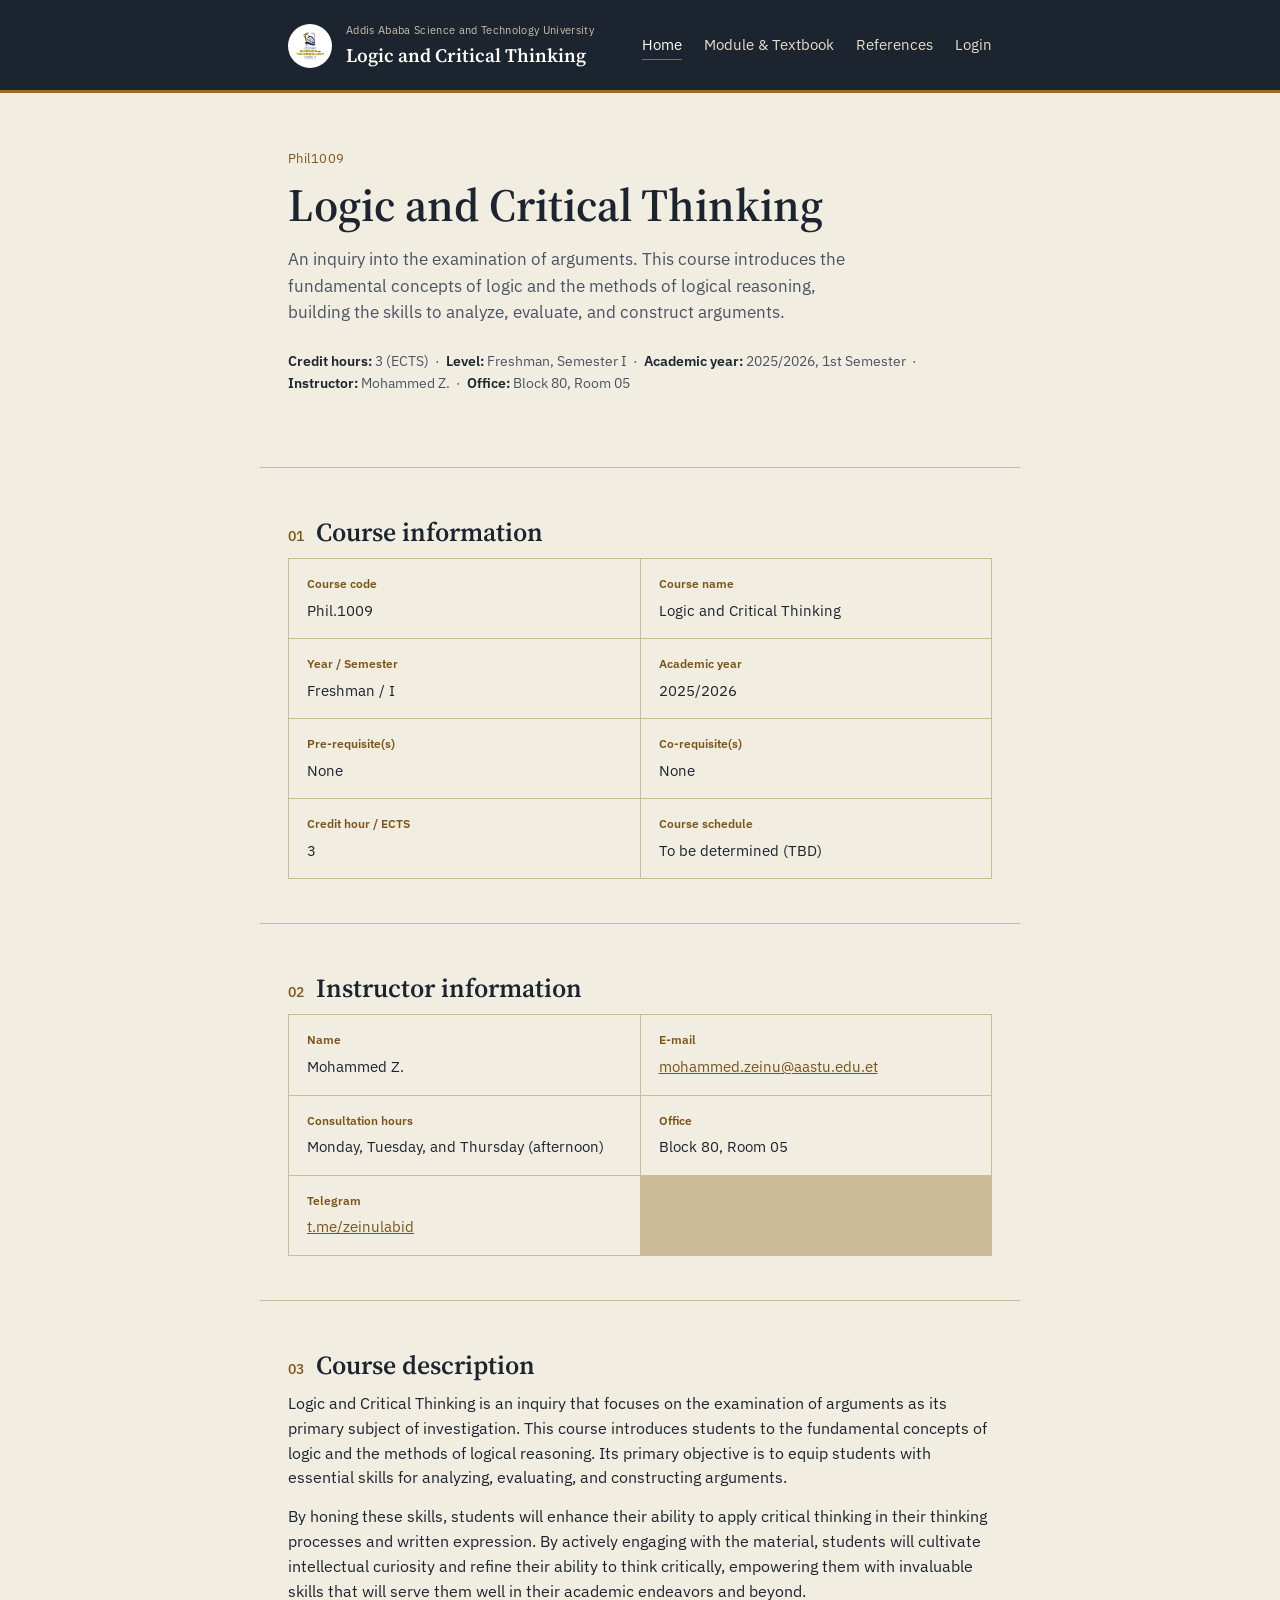
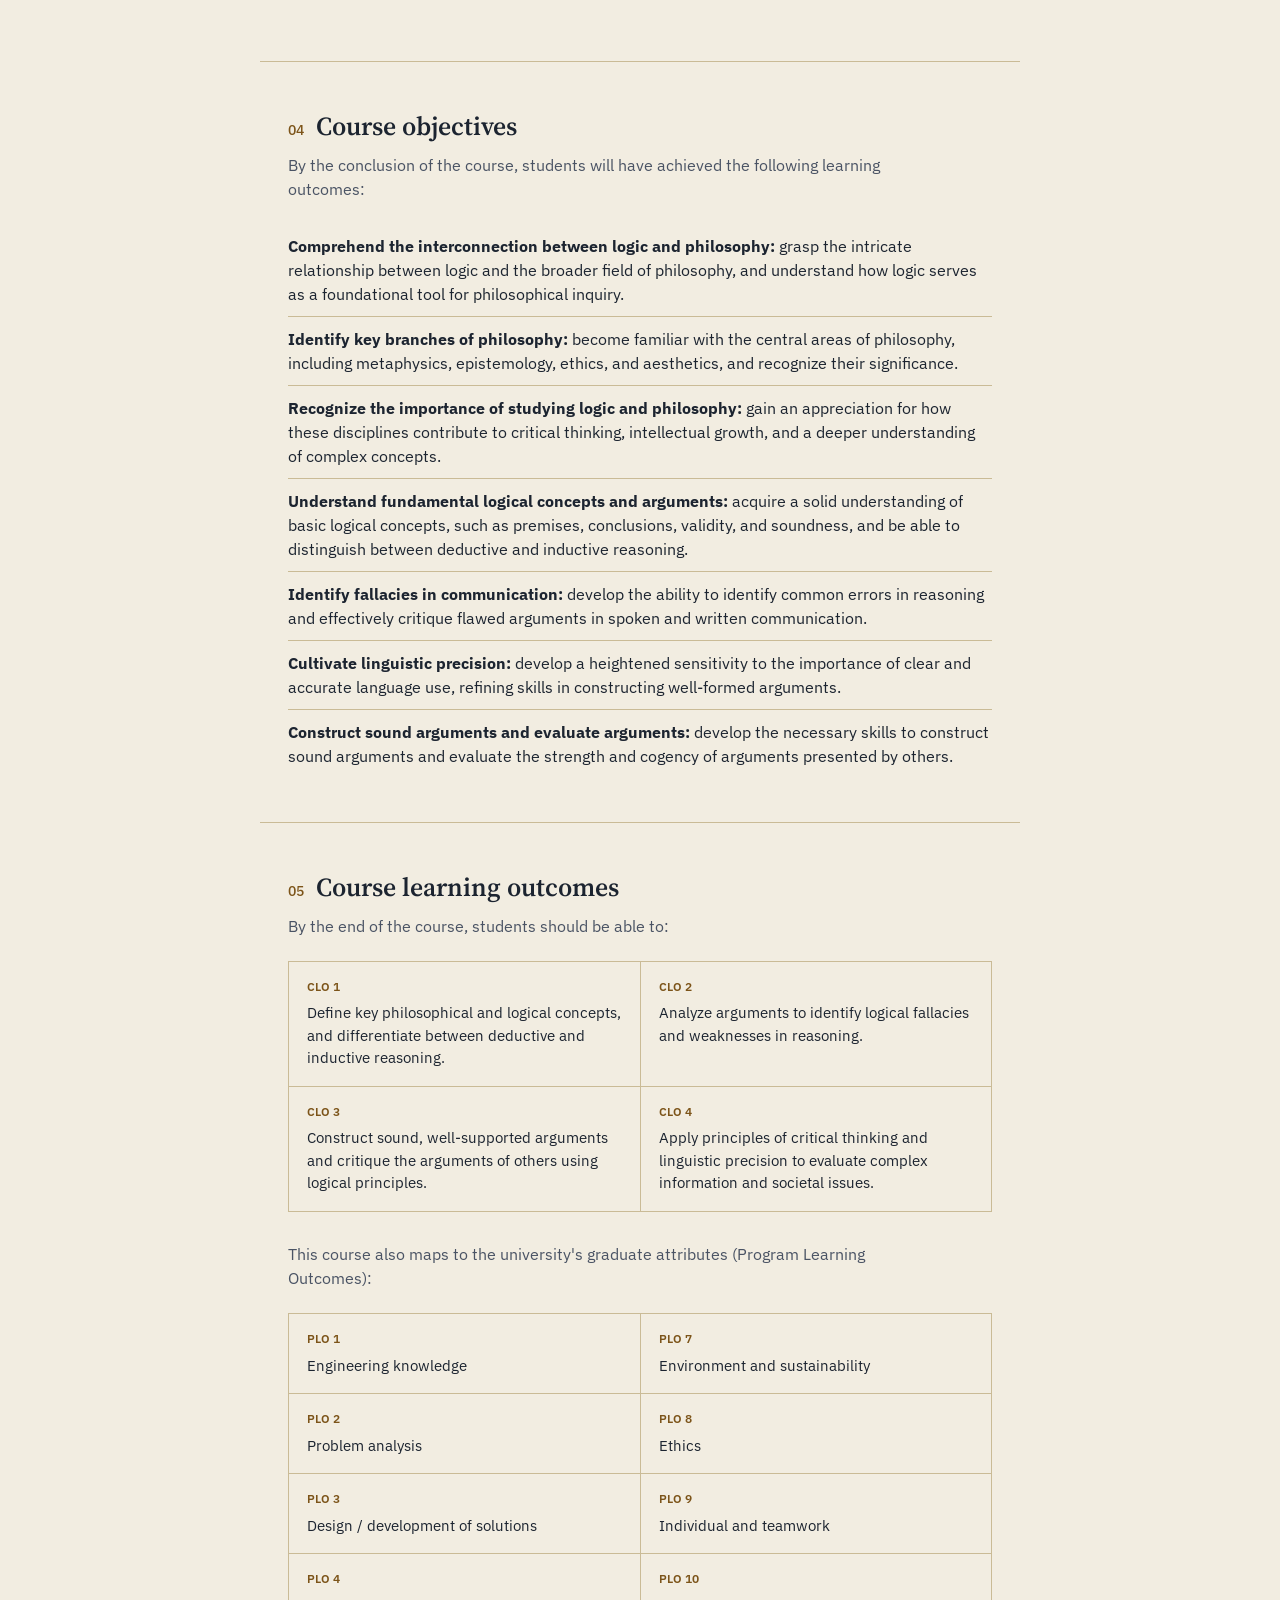
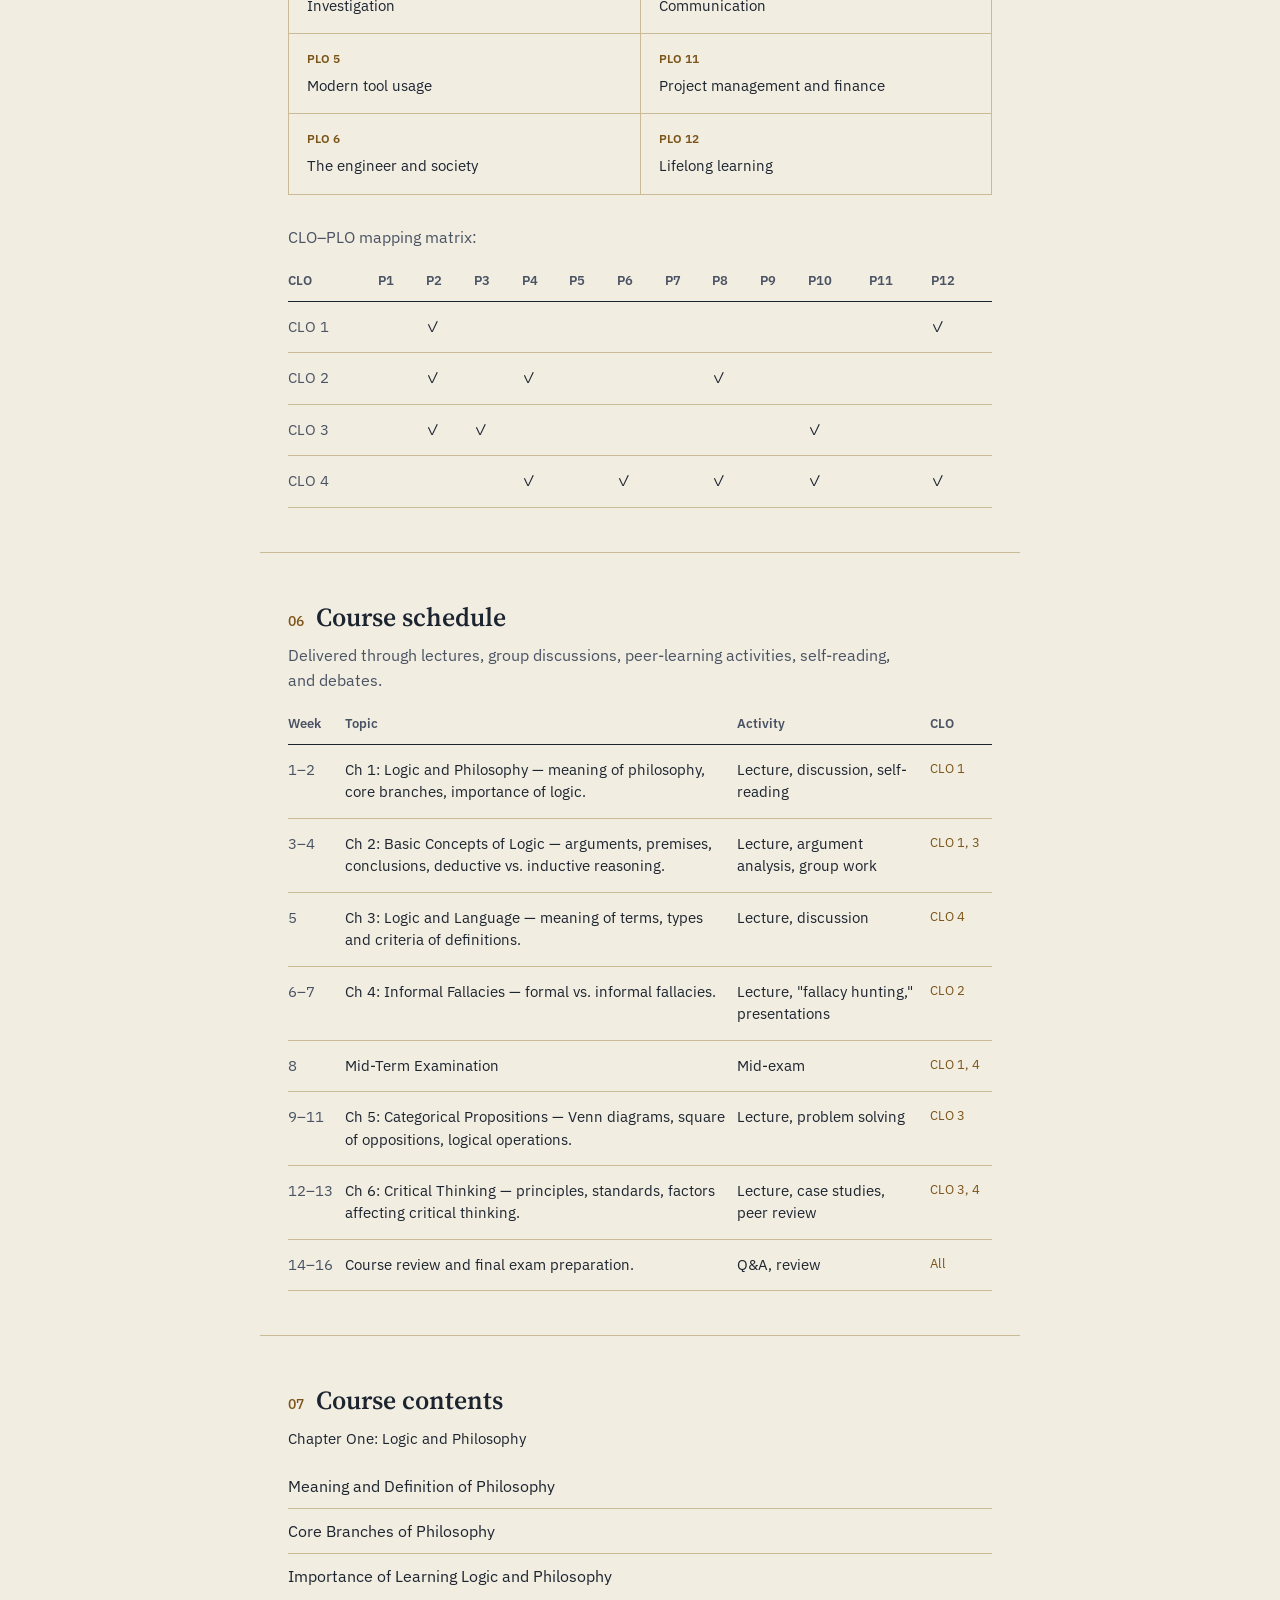
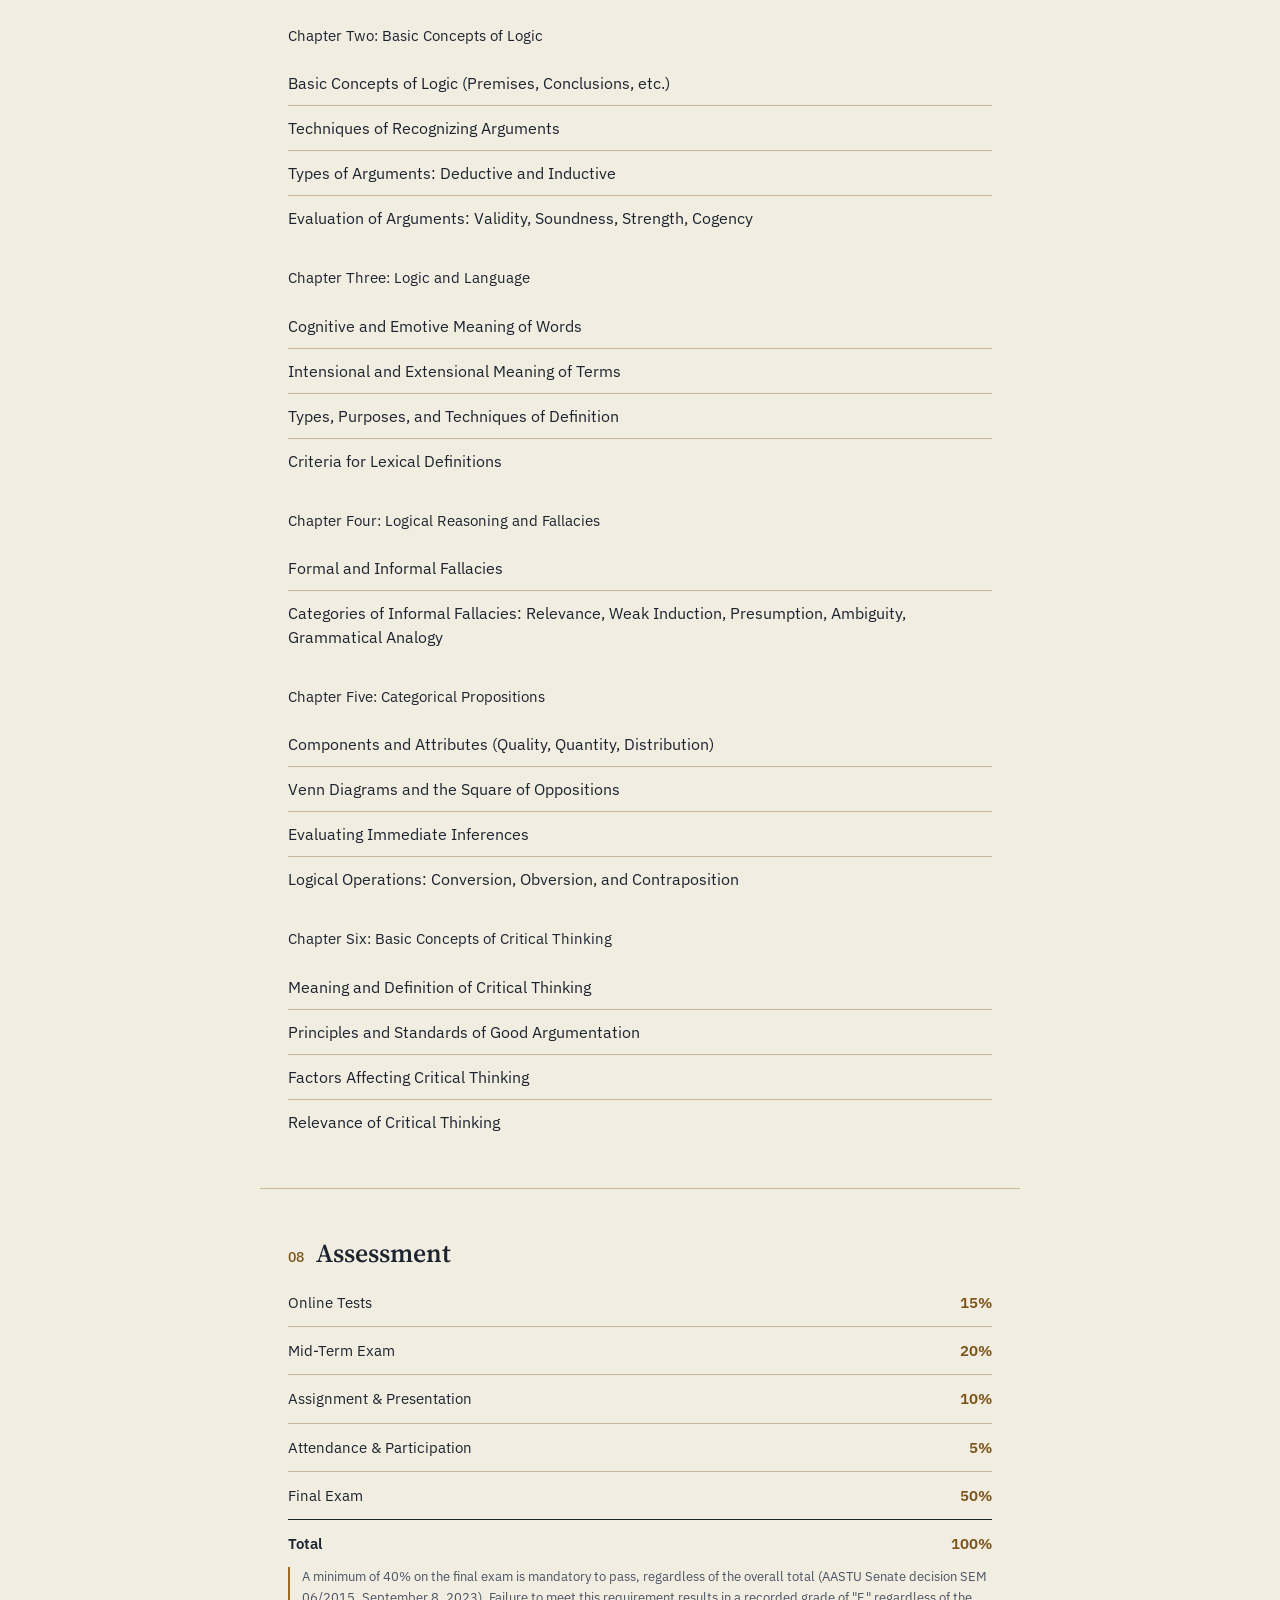
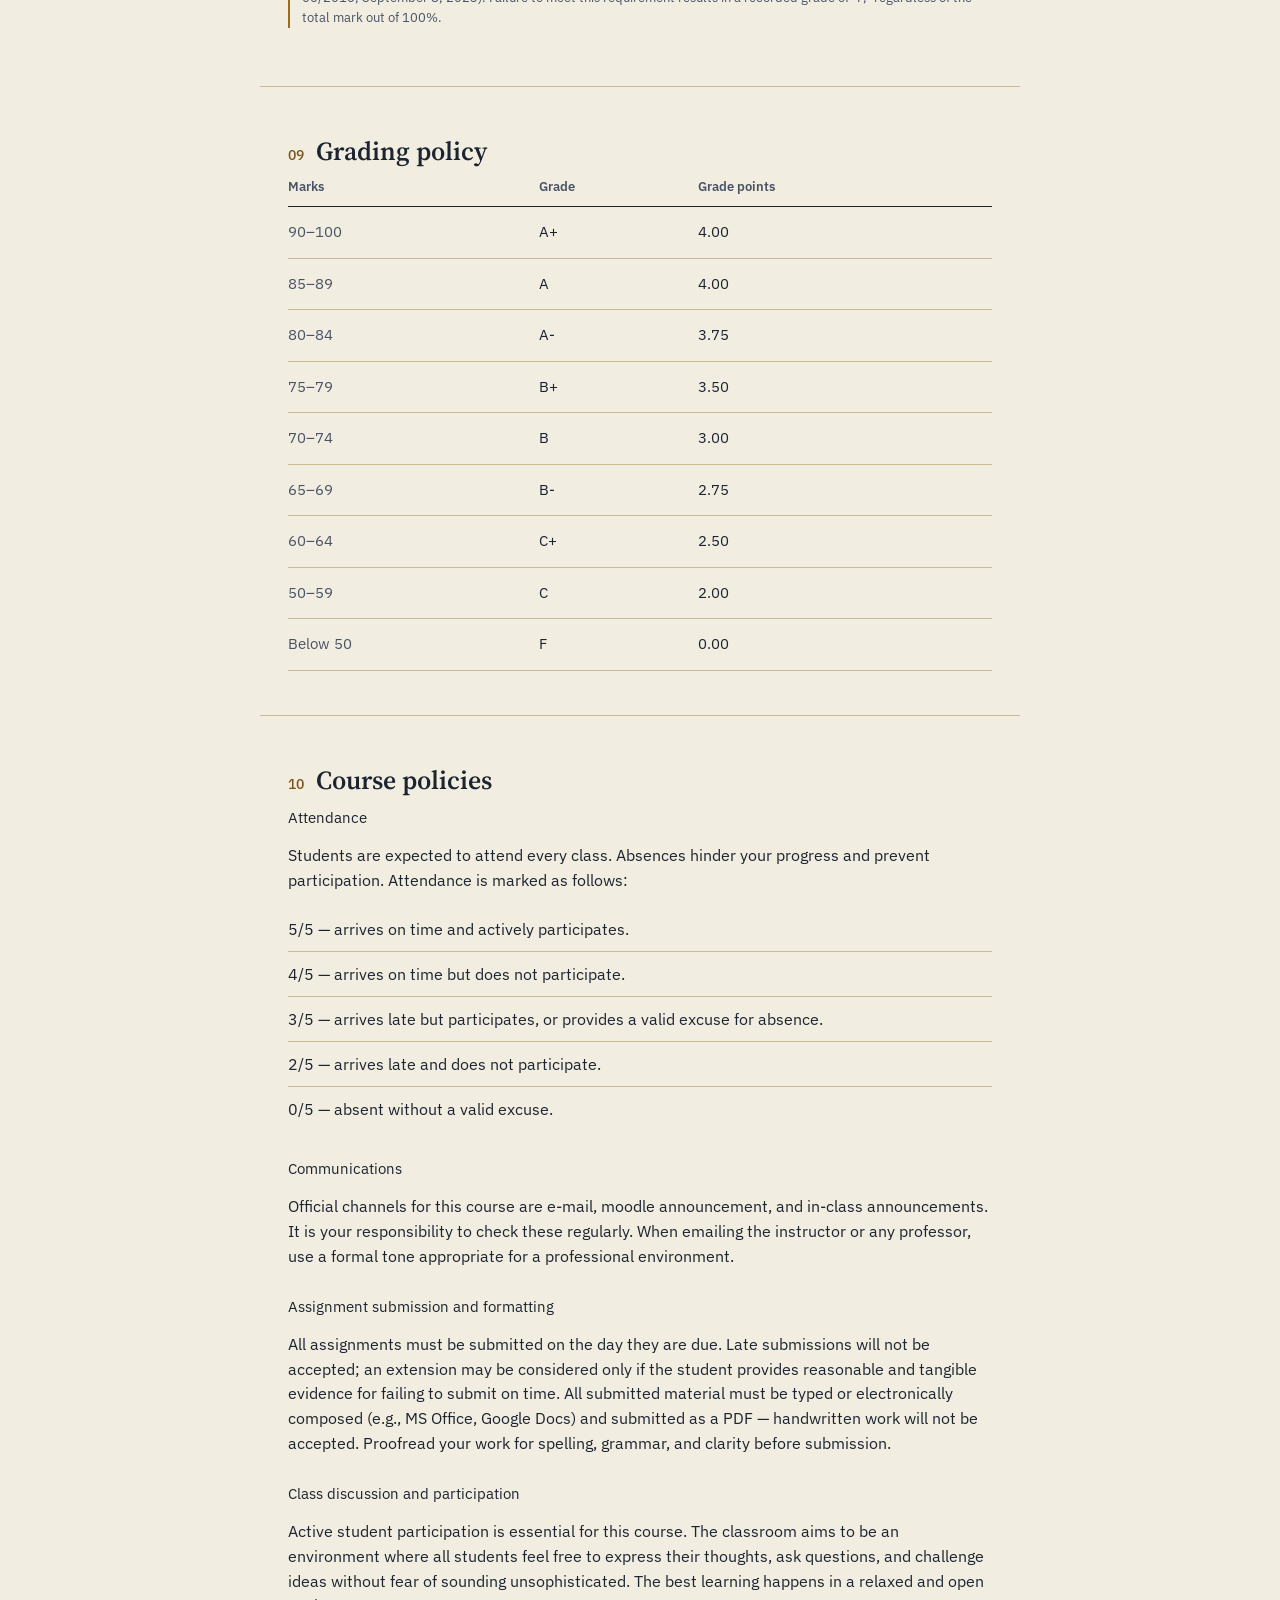
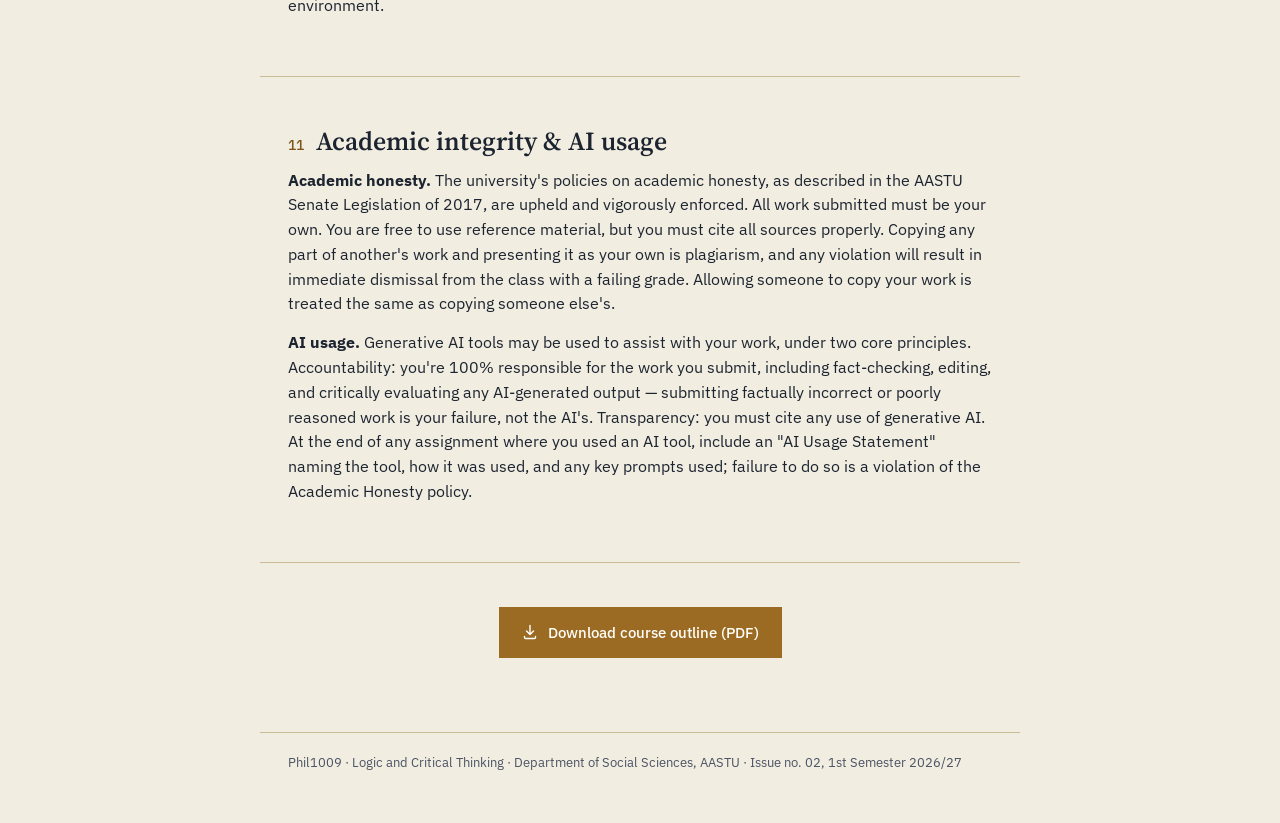
<file: index.html>
<!DOCTYPE html>
<html lang="en">
<head>
<meta charset="UTF-8">
<meta name="viewport" content="width=device-width, initial-scale=1.0">
<title>Phil1009 — Logic and Critical Thinking</title>
<link rel="stylesheet" href="style.css">
</head>
<body>

<header class="site">
  <div class="header-inner">
    <div class="brand">
      <img class="seal" src="logo.jpg" alt="Addis Ababa Science and Technology University logo">
      <div class="brand-text">
        <p class="university">Addis Ababa Science and Technology University</p>
        <p class="course">Logic and Critical Thinking</p>
      </div>
    </div>
    <nav class="site">
      <a href="/" class="current">Home</a>
      <a href="module">Module &amp; Textbook</a>
      <a href="references">References</a>
      <a href="account">Login</a>
    </nav>
  </div>
</header>

<main>
  <section class="hero wrap">
    <p class="code">Phil1009</p>
    <h1>Logic and Critical Thinking</h1>
    <p class="lede">An inquiry into the examination of arguments. This course introduces the fundamental concepts of logic and the methods of logical reasoning, building the skills to analyze, evaluate, and construct arguments.</p>
    <p class="meta-line">
      <strong>Credit hours:</strong> 3 (ECTS) &nbsp;·&nbsp;
      <strong>Level:</strong> Freshman, Semester I &nbsp;·&nbsp;
      <strong>Academic year:</strong> 2025/2026, 1st Semester &nbsp;·&nbsp;
      <strong>Instructor:</strong> Mohammed Z. &nbsp;·&nbsp;
      <strong>Office:</strong> Block 80, Room 05
    </p>
  </section>

  <section class="block wrap">
    <h2><span class="num">01</span> Course information</h2>
    <div class="clo-grid">
      <div class="cell">
        <p class="tag">Course code</p>
        <p>Phil.1009</p>
      </div>
      <div class="cell">
        <p class="tag">Course name</p>
        <p>Logic and Critical Thinking</p>
      </div>
      <div class="cell">
        <p class="tag">Year / Semester</p>
        <p>Freshman / I</p>
      </div>
      <div class="cell">
        <p class="tag">Academic year</p>
        <p>2025/2026</p>
      </div>
      <div class="cell">
        <p class="tag">Pre-requisite(s)</p>
        <p>None</p>
      </div>
      <div class="cell">
        <p class="tag">Co-requisite(s)</p>
        <p>None</p>
      </div>
      <div class="cell">
        <p class="tag">Credit hour / ECTS</p>
        <p>3</p>
      </div>
      <div class="cell">
        <p class="tag">Course schedule</p>
        <p>To be determined (TBD)</p>
      </div>
    </div>
  </section>

  <section class="block wrap">
    <h2><span class="num">02</span> Instructor information</h2>
    <div class="clo-grid">
      <div class="cell">
        <p class="tag">Name</p>
        <p>Mohammed Z.</p>
      </div>
      <div class="cell">
        <p class="tag">E-mail</p>
        <p><a href="mailto:mohammed.zeinu@aastu.edu.et">mohammed.zeinu@aastu.edu.et</a></p>
      </div>
      <div class="cell">
        <p class="tag">Consultation hours</p>
        <p>Monday, Tuesday, and Thursday (afternoon)</p>
      </div>
      <div class="cell">
        <p class="tag">Office</p>
        <p>Block 80, Room 05</p>
      </div>
      <div class="cell">
        <p class="tag">Telegram</p>
        <p><a href="https://t.me/zeinulabid" target="_blank" rel="noopener">t.me/zeinulabid</a></p>
      </div>
    </div>
  </section>

  <section class="block wrap">
    <h2><span class="num">03</span> Course description</h2>
    <p>Logic and Critical Thinking is an inquiry that focuses on the examination of arguments as its primary subject of investigation. This course introduces students to the fundamental concepts of logic and the methods of logical reasoning. Its primary objective is to equip students with essential skills for analyzing, evaluating, and constructing arguments.</p>
    <p>By honing these skills, students will enhance their ability to apply critical thinking in their thinking processes and written expression. By actively engaging with the material, students will cultivate intellectual curiosity and refine their ability to think critically, empowering them with invaluable skills that will serve them well in their academic endeavors and beyond.</p>
  </section>

  <section class="block wrap">
    <h2><span class="num">04</span> Course objectives</h2>
    <p class="intro">By the conclusion of the course, students will have achieved the following learning outcomes:</p>
    <ul class="plain">
      <li><strong>Comprehend the interconnection between logic and philosophy:</strong> grasp the intricate relationship between logic and the broader field of philosophy, and understand how logic serves as a foundational tool for philosophical inquiry.</li>
      <li><strong>Identify key branches of philosophy:</strong> become familiar with the central areas of philosophy, including metaphysics, epistemology, ethics, and aesthetics, and recognize their significance.</li>
      <li><strong>Recognize the importance of studying logic and philosophy:</strong> gain an appreciation for how these disciplines contribute to critical thinking, intellectual growth, and a deeper understanding of complex concepts.</li>
      <li><strong>Understand fundamental logical concepts and arguments:</strong> acquire a solid understanding of basic logical concepts, such as premises, conclusions, validity, and soundness, and be able to distinguish between deductive and inductive reasoning.</li>
      <li><strong>Identify fallacies in communication:</strong> develop the ability to identify common errors in reasoning and effectively critique flawed arguments in spoken and written communication.</li>
      <li><strong>Cultivate linguistic precision:</strong> develop a heightened sensitivity to the importance of clear and accurate language use, refining skills in constructing well-formed arguments.</li>
      <li><strong>Construct sound arguments and evaluate arguments:</strong> develop the necessary skills to construct sound arguments and evaluate the strength and cogency of arguments presented by others.</li>
    </ul>
  </section>

  <section class="block wrap">
    <h2><span class="num">05</span> Course learning outcomes</h2>
    <p class="intro">By the end of the course, students should be able to:</p>
    <div class="clo-grid">
      <div class="cell">
        <p class="tag">CLO 1</p>
        <p>Define key philosophical and logical concepts, and differentiate between deductive and inductive reasoning.</p>
      </div>
      <div class="cell">
        <p class="tag">CLO 2</p>
        <p>Analyze arguments to identify logical fallacies and weaknesses in reasoning.</p>
      </div>
      <div class="cell">
        <p class="tag">CLO 3</p>
        <p>Construct sound, well-supported arguments and critique the arguments of others using logical principles.</p>
      </div>
      <div class="cell">
        <p class="tag">CLO 4</p>
        <p>Apply principles of critical thinking and linguistic precision to evaluate complex information and societal issues.</p>
      </div>
    </div>

    <p class="intro" style="margin-top: 30px;">This course also maps to the university's graduate attributes (Program Learning Outcomes):</p>
    <div class="clo-grid plo-grid">
      <div class="cell">
        <p class="tag">PLO 1</p>
        <p>Engineering knowledge</p>
      </div>
      <div class="cell">
        <p class="tag">PLO 2</p>
        <p>Problem analysis</p>
      </div>
      <div class="cell">
        <p class="tag">PLO 3</p>
        <p>Design / development of solutions</p>
      </div>
      <div class="cell">
        <p class="tag">PLO 4</p>
        <p>Investigation</p>
      </div>
      <div class="cell">
        <p class="tag">PLO 5</p>
        <p>Modern tool usage</p>
      </div>
      <div class="cell">
        <p class="tag">PLO 6</p>
        <p>The engineer and society</p>
      </div>
      <div class="cell">
        <p class="tag">PLO 7</p>
        <p>Environment and sustainability</p>
      </div>
      <div class="cell">
        <p class="tag">PLO 8</p>
        <p>Ethics</p>
      </div>
      <div class="cell">
        <p class="tag">PLO 9</p>
        <p>Individual and teamwork</p>
      </div>
      <div class="cell">
        <p class="tag">PLO 10</p>
        <p>Communication</p>
      </div>
      <div class="cell">
        <p class="tag">PLO 11</p>
        <p>Project management and finance</p>
      </div>
      <div class="cell">
        <p class="tag">PLO 12</p>
        <p>Lifelong learning</p>
      </div>
    </div>

    <p class="intro" style="margin-top: 30px;">CLO–PLO mapping matrix:</p>
    <div class="sched-scroll">
      <table class="sched">
        <thead>
          <tr><th>CLO</th><th>P1</th><th>P2</th><th>P3</th><th>P4</th><th>P5</th><th>P6</th><th>P7</th><th>P8</th><th>P9</th><th>P10</th><th>P11</th><th>P12</th></tr>
        </thead>
        <tbody>
          <tr><td class="wk">CLO 1</td><td></td><td>✓</td><td></td><td></td><td></td><td></td><td></td><td></td><td></td><td></td><td></td><td>✓</td></tr>
          <tr><td class="wk">CLO 2</td><td></td><td>✓</td><td></td><td>✓</td><td></td><td></td><td></td><td>✓</td><td></td><td></td><td></td><td></td></tr>
          <tr><td class="wk">CLO 3</td><td></td><td>✓</td><td>✓</td><td></td><td></td><td></td><td></td><td></td><td></td><td>✓</td><td></td><td></td></tr>
          <tr><td class="wk">CLO 4</td><td></td><td></td><td></td><td>✓</td><td></td><td>✓</td><td></td><td>✓</td><td></td><td>✓</td><td></td><td>✓</td></tr>
        </tbody>
      </table>
    </div>
  </section>

  <section class="block wrap">
    <h2><span class="num">06</span> Course schedule</h2>
    <p class="intro">Delivered through lectures, group discussions, peer-learning activities, self-reading, and debates.</p>
    <div class="sched-scroll">
      <table class="sched weekly">
        <thead>
          <tr><th>Week</th><th>Topic</th><th>Activity</th><th>CLO</th></tr>
        </thead>
        <tbody>
          <tr><td class="wk">1–2</td><td>Ch 1: Logic and Philosophy — meaning of philosophy, core branches, importance of logic.</td><td>Lecture, discussion, self-reading</td><td class="clo">CLO 1</td></tr>
          <tr><td class="wk">3–4</td><td>Ch 2: Basic Concepts of Logic — arguments, premises, conclusions, deductive vs. inductive reasoning.</td><td>Lecture, argument analysis, group work</td><td class="clo">CLO 1, 3</td></tr>
          <tr><td class="wk">5</td><td>Ch 3: Logic and Language — meaning of terms, types and criteria of definitions.</td><td>Lecture, discussion</td><td class="clo">CLO 4</td></tr>
          <tr><td class="wk">6–7</td><td>Ch 4: Informal Fallacies — formal vs. informal fallacies.</td><td>Lecture, "fallacy hunting," presentations</td><td class="clo">CLO 2</td></tr>
          <tr><td class="wk">8</td><td>Mid-Term Examination</td><td>Mid-exam</td><td class="clo">CLO 1, 4</td></tr>
          <tr><td class="wk">9–11</td><td>Ch 5: Categorical Propositions — Venn diagrams, square of oppositions, logical operations.</td><td>Lecture, problem solving</td><td class="clo">CLO 3</td></tr>
          <tr><td class="wk">12–13</td><td>Ch 6: Critical Thinking — principles, standards, factors affecting critical thinking.</td><td>Lecture, case studies, peer review</td><td class="clo">CLO 3, 4</td></tr>
          <tr><td class="wk">14–16</td><td>Course review and final exam preparation.</td><td>Q&amp;A, review</td><td class="clo">All</td></tr>
        </tbody>
      </table>
    </div>
  </section>

  <section class="block wrap">
    <h2><span class="num">07</span> Course contents</h2>

    <div style="margin-bottom: 26px;">
      <p class="tag" style="font-size: 15px;">Chapter One: Logic and Philosophy</p>
      <ul class="plain">
        <li>Meaning and Definition of Philosophy</li>
        <li>Core Branches of Philosophy</li>
        <li>Importance of Learning Logic and Philosophy</li>
      </ul>
    </div>

    <div style="margin-bottom: 26px;">
      <p class="tag" style="font-size: 15px;">Chapter Two: Basic Concepts of Logic</p>
      <ul class="plain">
        <li>Basic Concepts of Logic (Premises, Conclusions, etc.)</li>
        <li>Techniques of Recognizing Arguments</li>
        <li>Types of Arguments: Deductive and Inductive</li>
        <li>Evaluation of Arguments: Validity, Soundness, Strength, Cogency</li>
      </ul>
    </div>

    <div style="margin-bottom: 26px;">
      <p class="tag" style="font-size: 15px;">Chapter Three: Logic and Language</p>
      <ul class="plain">
        <li>Cognitive and Emotive Meaning of Words</li>
        <li>Intensional and Extensional Meaning of Terms</li>
        <li>Types, Purposes, and Techniques of Definition</li>
        <li>Criteria for Lexical Definitions</li>
      </ul>
    </div>

    <div style="margin-bottom: 26px;">
      <p class="tag" style="font-size: 15px;">Chapter Four: Logical Reasoning and Fallacies</p>
      <ul class="plain">
        <li>Formal and Informal Fallacies</li>
        <li>Categories of Informal Fallacies: Relevance, Weak Induction, Presumption, Ambiguity, Grammatical Analogy</li>
      </ul>
    </div>

    <div style="margin-bottom: 26px;">
      <p class="tag" style="font-size: 15px;">Chapter Five: Categorical Propositions</p>
      <ul class="plain">
        <li>Components and Attributes (Quality, Quantity, Distribution)</li>
        <li>Venn Diagrams and the Square of Oppositions</li>
        <li>Evaluating Immediate Inferences</li>
        <li>Logical Operations: Conversion, Obversion, and Contraposition</li>
      </ul>
    </div>

    <div>
      <p class="tag" style="font-size: 15px;">Chapter Six: Basic Concepts of Critical Thinking</p>
      <ul class="plain">
        <li>Meaning and Definition of Critical Thinking</li>
        <li>Principles and Standards of Good Argumentation</li>
        <li>Factors Affecting Critical Thinking</li>
        <li>Relevance of Critical Thinking</li>
      </ul>
    </div>
  </section>

  <section class="block wrap">
    <h2><span class="num">08</span> Assessment</h2>
    <ul class="assess-list">
      <li class="assess-row"><span>Online Tests</span><span class="weight">15%</span></li>
      <li class="assess-row"><span>Mid-Term Exam</span><span class="weight">20%</span></li>
      <li class="assess-row"><span>Assignment &amp; Presentation</span><span class="weight">10%</span></li>
      <li class="assess-row"><span>Attendance &amp; Participation</span><span class="weight">5%</span></li>
      <li class="assess-row"><span>Final Exam</span><span class="weight">50%</span></li>
      <li class="assess-row" style="font-weight: 600; border-top: 1px solid var(--ink);"><span>Total</span><span class="weight">100%</span></li>
    </ul>
    <p class="note">A minimum of 40% on the final exam is mandatory to pass, regardless of the overall total (AASTU Senate decision SEM 06/2015, September 8, 2023). Failure to meet this requirement results in a recorded grade of "F," regardless of the total mark out of 100%.</p>
  </section>

  <section class="block wrap">
    <h2><span class="num">09</span> Grading policy</h2>
    <table class="sched">
      <thead>
        <tr><th>Marks</th><th>Grade</th><th>Grade points</th></tr>
      </thead>
      <tbody>
        <tr><td class="wk">90–100</td><td>A+</td><td>4.00</td></tr>
        <tr><td class="wk">85–89</td><td>A</td><td>4.00</td></tr>
        <tr><td class="wk">80–84</td><td>A-</td><td>3.75</td></tr>
        <tr><td class="wk">75–79</td><td>B+</td><td>3.50</td></tr>
        <tr><td class="wk">70–74</td><td>B</td><td>3.00</td></tr>
        <tr><td class="wk">65–69</td><td>B-</td><td>2.75</td></tr>
        <tr><td class="wk">60–64</td><td>C+</td><td>2.50</td></tr>
        <tr><td class="wk">50–59</td><td>C</td><td>2.00</td></tr>
        <tr><td class="wk">Below 50</td><td>F</td><td>0.00</td></tr>
      </tbody>
    </table>
  </section>

  <section class="block wrap">
    <h2><span class="num">10</span> Course policies</h2>

    <div style="margin-bottom: 26px;">
      <p class="tag" style="font-size: 15px;">Attendance</p>
      <p>Students are expected to attend every class. Absences hinder your progress and prevent participation. Attendance is marked as follows:</p>
      <ul class="plain">
        <li>5/5 — arrives on time and actively participates.</li>
        <li>4/5 — arrives on time but does not participate.</li>
        <li>3/5 — arrives late but participates, or provides a valid excuse for absence.</li>
        <li>2/5 — arrives late and does not participate.</li>
        <li>0/5 — absent without a valid excuse.</li>
      </ul>
    </div>

    <div style="margin-bottom: 26px;">
      <p class="tag" style="font-size: 15px;">Communications</p>
      <p>Official channels for this course are e-mail, moodle announcement, and in-class announcements. It is your responsibility to check these regularly. When emailing the instructor or any professor, use a formal tone appropriate for a professional environment.</p>
    </div>

    <div style="margin-bottom: 26px;">
      <p class="tag" style="font-size: 15px;">Assignment submission and formatting</p>
      <p>All assignments must be submitted on the day they are due. Late submissions will not be accepted; an extension may be considered only if the student provides reasonable and tangible evidence for failing to submit on time. All submitted material must be typed or electronically composed (e.g., MS Office, Google Docs) and submitted as a PDF — handwritten work will not be accepted. Proofread your work for spelling, grammar, and clarity before submission.</p>
    </div>

    <div>
      <p class="tag" style="font-size: 15px;">Class discussion and participation</p>
      <p>Active student participation is essential for this course. The classroom aims to be an environment where all students feel free to express their thoughts, ask questions, and challenge ideas without fear of sounding unsophisticated. The best learning happens in a relaxed and open environment.</p>
    </div>
  </section>

  <section class="block wrap">
    <h2><span class="num">11</span> Academic integrity &amp; AI usage</h2>
    <p><strong>Academic honesty.</strong> The university's policies on academic honesty, as described in the AASTU Senate Legislation of 2017, are upheld and vigorously enforced. All work submitted must be your own. You are free to use reference material, but you must cite all sources properly. Copying any part of another's work and presenting it as your own is plagiarism, and any violation will result in immediate dismissal from the class with a failing grade. Allowing someone to copy your work is treated the same as copying someone else's.</p>
    <p><strong>AI usage.</strong> Generative AI tools may be used to assist with your work, under two core principles. Accountability: you're 100% responsible for the work you submit, including fact-checking, editing, and critically evaluating any AI-generated output — submitting factually incorrect or poorly reasoned work is your failure, not the AI's. Transparency: you must cite any use of generative AI. At the end of any assignment where you used an AI tool, include an "AI Usage Statement" naming the tool, how it was used, and any key prompts used; failure to do so is a violation of the Academic Honesty policy.</p>
  </section>

  <section class="block wrap" style="border-bottom: none; text-align: center;">
    <a class="btn btn-gold" href="assets/course_outline_ISO_phil1009.pdf" download>
      <svg width="16" height="16" viewBox="0 0 16 16" fill="none"><path d="M8 1.5V10.5M8 10.5L4.5 7M8 10.5L11.5 7" stroke="white" stroke-width="1.4" stroke-linecap="round" stroke-linejoin="round"/><path d="M2.5 12.5V13.5C2.5 13.9 2.85 14.5 3.5 14.5H12.5C13.15 14.5 13.5 13.9 13.5 13.5V12.5" stroke="white" stroke-width="1.4" stroke-linecap="round"/></svg>
      Download course outline (PDF)
    </a>
  </section>
</main>

<footer class="site">
  <div class="wrap">
    Phil1009 · Logic and Critical Thinking · Department of Social Sciences, AASTU · Issue no. 02, 1st Semester 2026/27
  </div>
</footer>

</body>
</html>
</file>
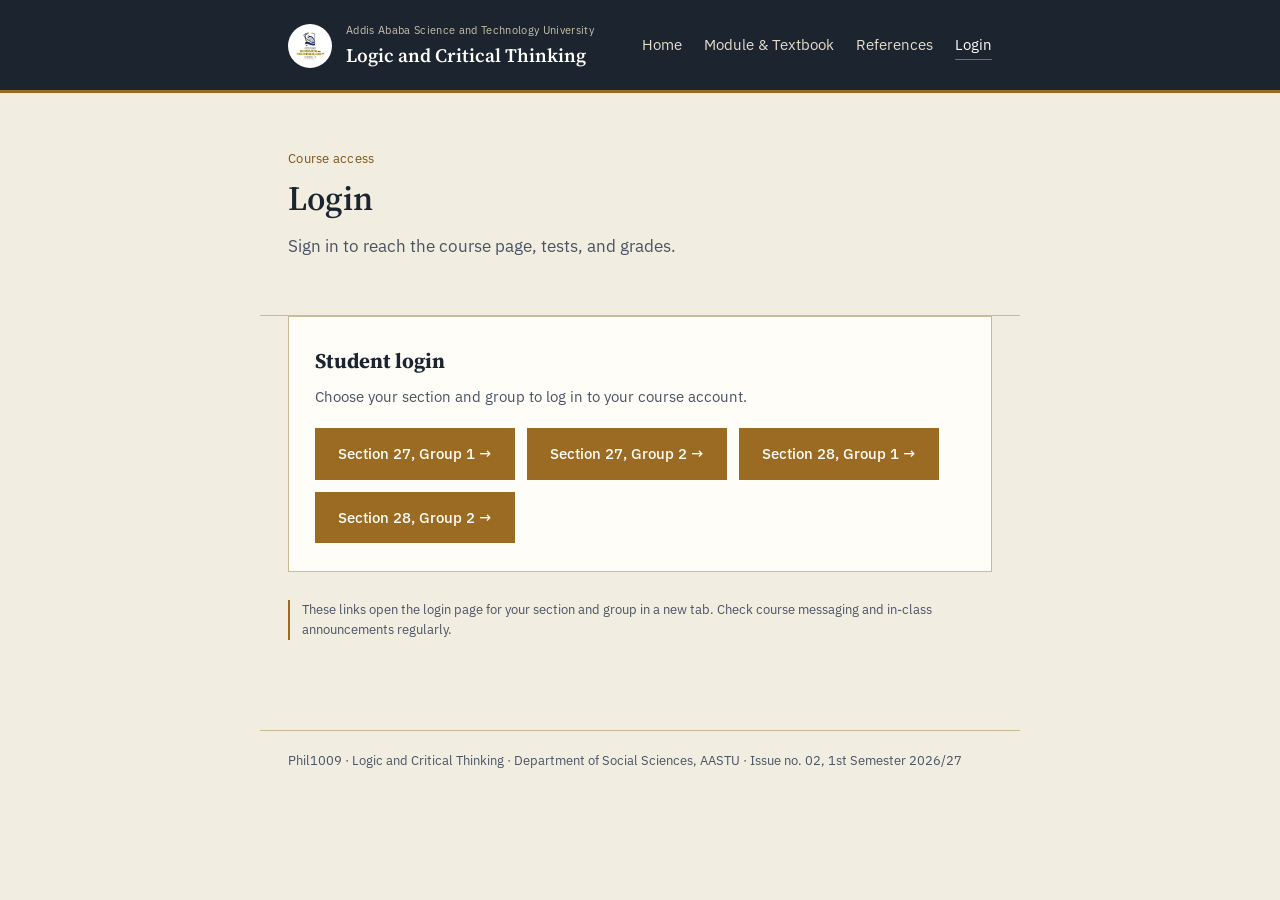
<file: account.html>
<!DOCTYPE html>
<html lang="en">
<head>
<meta charset="UTF-8">
<meta name="viewport" content="width=device-width, initial-scale=1.0">
<title>Login — Phil1009</title>
<link rel="stylesheet" href="style.css">
</head>
<body>

<header class="site">
  <div class="header-inner">
    <div class="brand">
      <img class="seal" src="logo.jpg" alt="Addis Ababa Science and Technology University logo">
      <div class="brand-text">
        <p class="university">Addis Ababa Science and Technology University</p>
        <p class="course">Logic and Critical Thinking</p>
      </div>
    </div>
    <nav class="site">
      <a href="/">Home</a>
      <a href="module">Module &amp; Textbook</a>
      <a href="references">References</a>
      <a href="account" class="current">Login</a>
    </nav>
  </div>
</header>

<main>
  <section class="hero wrap" style="padding-bottom: 30px;">
    <p class="code">Course access</p>
    <h1 style="font-size: 34px;">Login</h1>
    <p class="lede">Sign in to reach the course page, tests, and grades.</p>
  </section>

  <section class="wrap" style="padding-bottom: 60px;">
    <div class="account-card">
      <h2>Student login</h2>
      <p>Choose your section and group to log in to your course account.</p>
      <div style="display: flex; flex-wrap: wrap; gap: 12px;">
        <a class="btn btn-gold" href="https://section27group1.moodiy.app/login/index.php" target="_blank" rel="noopener">Section 27, Group 1 &rarr;</a>
        <a class="btn btn-gold" href="https://section27group2.moodiy.app/login/index.php" target="_blank" rel="noopener">Section 27, Group 2 &rarr;</a>
        <a class="btn btn-gold" href="https://section28group1.moodiy.app/login/index.php" target="_blank" rel="noopener">Section 28, Group 1 &rarr;</a>
        <a class="btn btn-gold" href="https://section28group2.moodiy.app/login/index.php" target="_blank" rel="noopener">Section 28, Group 2 &rarr;</a>
      </div>
    </div>
    <p class="note" style="margin-top: 28px;">These links open the login page for your section and group in a new tab. Check course messaging and in-class announcements regularly.</p>
  </section>
</main>

<footer class="site">
  <div class="wrap">
    Phil1009 · Logic and Critical Thinking · Department of Social Sciences, AASTU · Issue no. 02, 1st Semester 2026/27
  </div>
</footer>

</body>
</html>
</file>
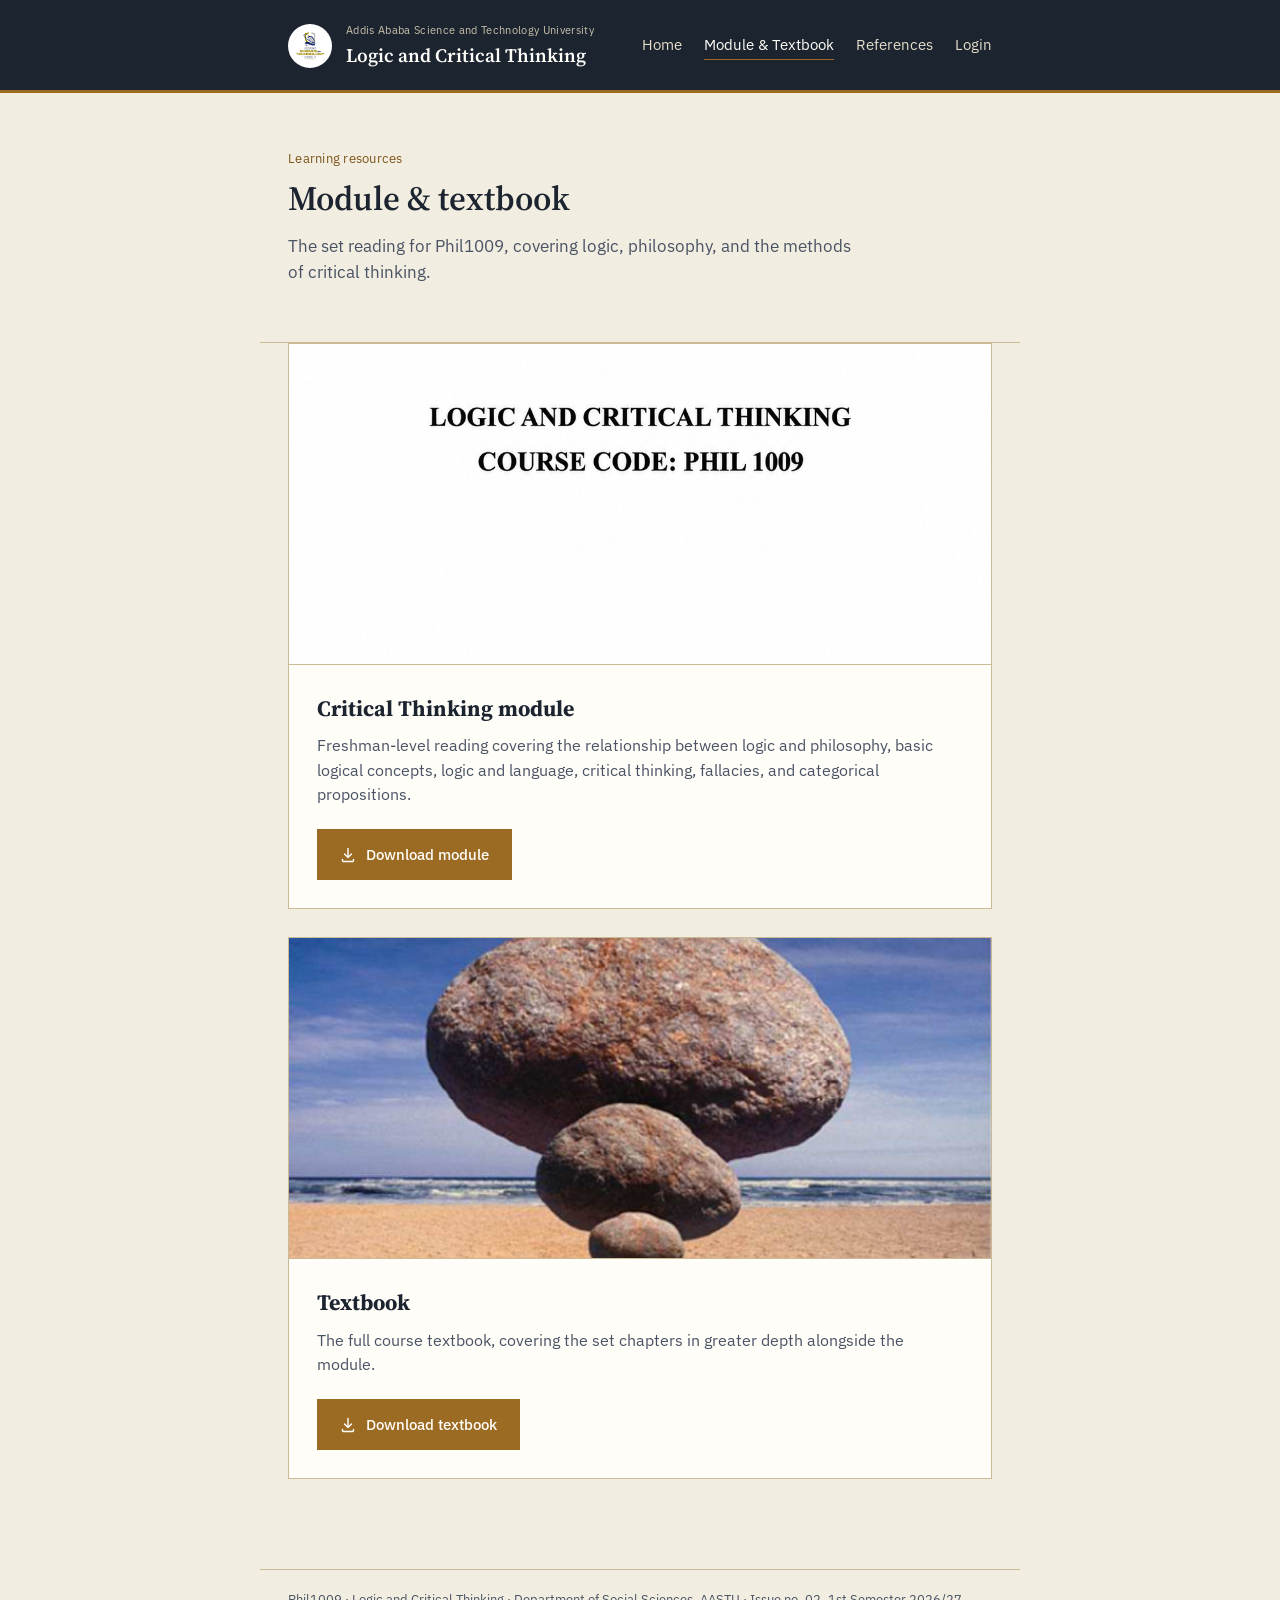
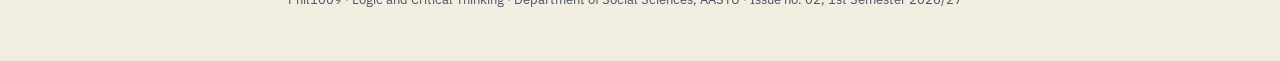
<file: module.html>
<!DOCTYPE html>
<html lang="en">
<head>
<meta charset="UTF-8">
<meta name="viewport" content="width=device-width, initial-scale=1.0">
<title>Module &amp; Textbook — Phil1009</title>
<link rel="stylesheet" href="style.css">
</head>
<body>

<header class="site">
  <div class="header-inner">
    <div class="brand">
      <img class="seal" src="logo.jpg" alt="Addis Ababa Science and Technology University logo">
      <div class="brand-text">
        <p class="university">Addis Ababa Science and Technology University</p>
        <p class="course">Logic and Critical Thinking</p>
      </div>
    </div>
    <nav class="site">
      <a href="/">Home</a>
      <a href="module" class="current">Module &amp; Textbook</a>
      <a href="references">References</a>
      <a href="account">Login</a>
    </nav>
  </div>
</header>

<main>
  <section class="hero wrap" style="padding-bottom: 30px;">
    <p class="code">Learning resources</p>
    <h1 style="font-size: 34px;">Module &amp; textbook</h1>
    <p class="lede">The set reading for Phil1009, covering logic, philosophy, and the methods of critical thinking.</p>
  </section>

  <section class="wrap" style="padding-bottom: 60px;">
    <div class="module-card">
      <div class="module-figure">
        <img src="assets/module_cover.png" alt="Cover of the Phil1009 Critical Thinking module">
      </div>
      <div class="module-body">
        <h2>Critical Thinking module</h2>
        <p class="desc">Freshman-level reading covering the relationship between logic and philosophy, basic logical concepts, logic and language, critical thinking, fallacies, and categorical propositions.</p>
        <a class="btn btn-gold" href="assets/CRITICAL%20THINKING%20module.pdf" download>
          <svg width="16" height="16" viewBox="0 0 16 16" fill="none"><path d="M8 1.5V10.5M8 10.5L4.5 7M8 10.5L11.5 7" stroke="white" stroke-width="1.4" stroke-linecap="round" stroke-linejoin="round"/><path d="M2.5 12.5V13.5C2.5 13.9 2.85 14.5 3.5 14.5H12.5C13.15 14.5 13.5 13.9 13.5 13.5V12.5" stroke="white" stroke-width="1.4" stroke-linecap="round"/></svg>
          Download module
        </a>
      </div>
    </div>

    <div class="module-card">
      <div class="module-figure">
        <img src="assets/text-book-cove.png" alt="Cover of the Phil1009 textbook">
      </div>
      <div class="module-body">
        <h2>Textbook</h2>
        <p class="desc">The full course textbook, covering the set chapters in greater depth alongside the module.</p>
        <a class="btn btn-gold" href="assets/text-book.pdf" download>
          <svg width="16" height="16" viewBox="0 0 16 16" fill="none"><path d="M8 1.5V10.5M8 10.5L4.5 7M8 10.5L11.5 7" stroke="white" stroke-width="1.4" stroke-linecap="round" stroke-linejoin="round"/><path d="M2.5 12.5V13.5C2.5 13.9 2.85 14.5 3.5 14.5H12.5C13.15 14.5 13.5 13.9 13.5 13.5V12.5" stroke="white" stroke-width="1.4" stroke-linecap="round"/></svg>
          Download textbook
        </a>
      </div>
    </div>
  </section>
</main>

<footer class="site">
  <div class="wrap">
    Phil1009 · Logic and Critical Thinking · Department of Social Sciences, AASTU · Issue no. 02, 1st Semester 2026/27
  </div>
</footer>

</body>
</html>
</file>
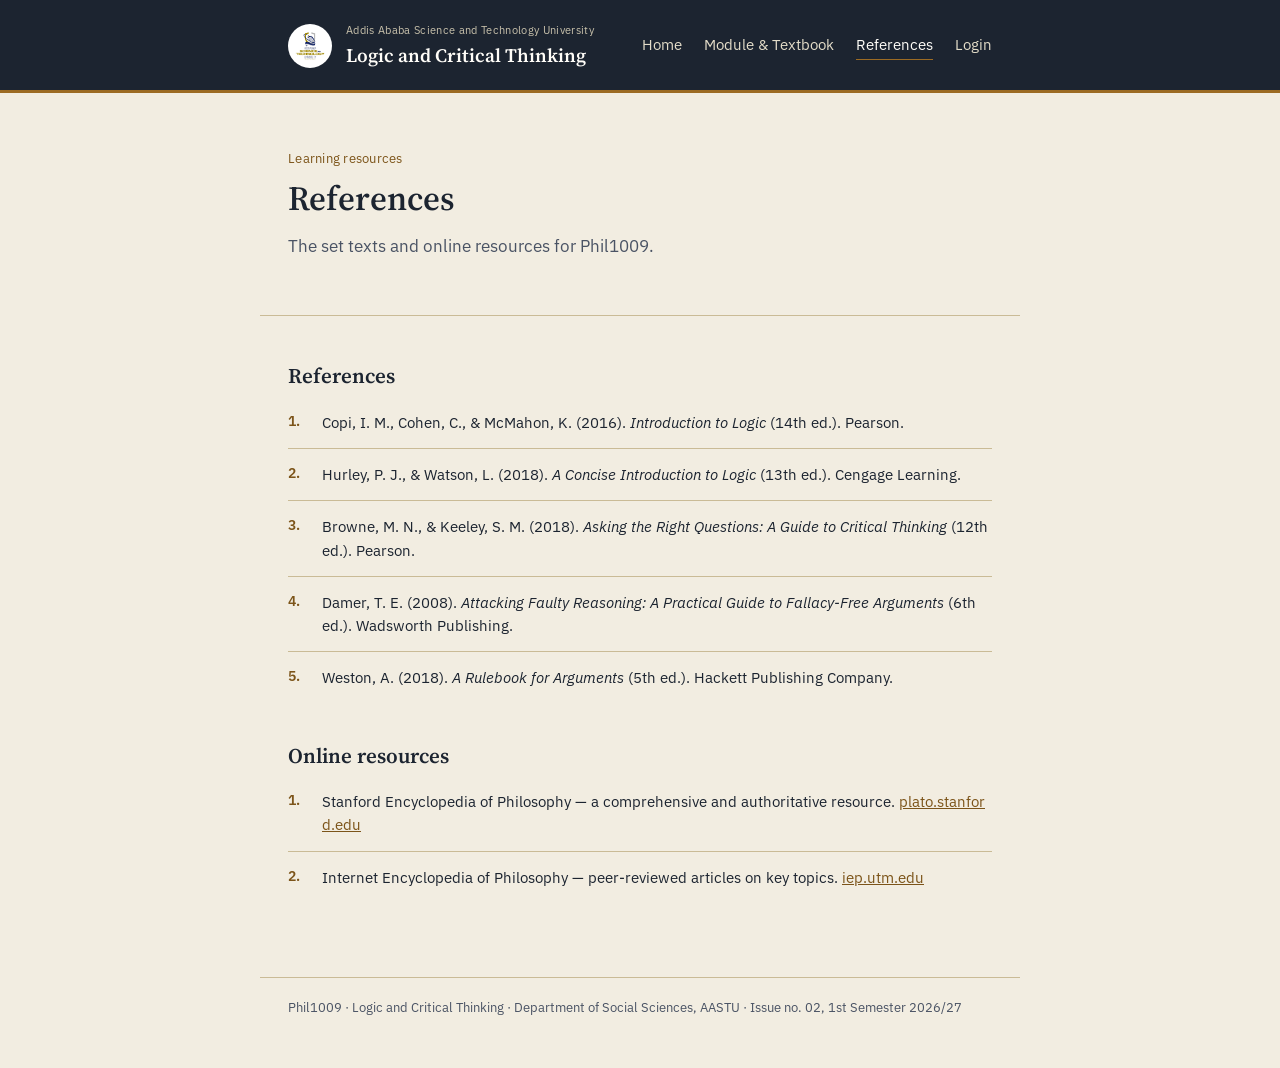
<file: references.html>
<!DOCTYPE html>
<html lang="en">
<head>
<meta charset="UTF-8">
<meta name="viewport" content="width=device-width, initial-scale=1.0">
<title>References — Phil1009</title>
<link rel="stylesheet" href="style.css">
</head>
<body>

<header class="site">
  <div class="header-inner">
    <div class="brand">
      <img class="seal" src="logo.jpg" alt="Addis Ababa Science and Technology University logo">
      <div class="brand-text">
        <p class="university">Addis Ababa Science and Technology University</p>
        <p class="course">Logic and Critical Thinking</p>
      </div>
    </div>
    <nav class="site">
      <a href="/">Home</a>
      <a href="module">Module &amp; Textbook</a>
      <a href="references" class="current">References</a>
      <a href="account">Login</a>
    </nav>
  </div>
</header>

<main>
  <section class="hero wrap" style="padding-bottom: 30px;">
    <p class="code">Learning resources</p>
    <h1 style="font-size: 34px;">References</h1>
    <p class="lede">The set texts and online resources for Phil1009.</p>
  </section>

  <section class="block wrap" style="border-bottom: none;">
    <div class="ref-group">
      <h2>References</h2>
      <ol class="ref-list">
        <li>Copi, I. M., Cohen, C., &amp; McMahon, K. (2016). <em>Introduction to Logic</em> (14th ed.). Pearson.</li>
        <li>Hurley, P. J., &amp; Watson, L. (2018). <em>A Concise Introduction to Logic</em> (13th ed.). Cengage Learning.</li>
        <li>Browne, M. N., &amp; Keeley, S. M. (2018). <em>Asking the Right Questions: A Guide to Critical Thinking</em> (12th ed.). Pearson.</li>
        <li>Damer, T. E. (2008). <em>Attacking Faulty Reasoning: A Practical Guide to Fallacy-Free Arguments</em> (6th ed.). Wadsworth Publishing.</li>
        <li>Weston, A. (2018). <em>A Rulebook for Arguments</em> (5th ed.). Hackett Publishing Company.</li>
      </ol>
    </div>

    <div class="ref-group" style="margin-bottom: 0;">
      <h2>Online resources</h2>
      <ol class="ref-list">
        <li>Stanford Encyclopedia of Philosophy — a comprehensive and authoritative resource. <a href="https://plato.stanford.edu/" target="_blank" rel="noopener">plato.stanford.edu</a></li>
        <li>Internet Encyclopedia of Philosophy — peer-reviewed articles on key topics. <a href="https://iep.utm.edu/" target="_blank" rel="noopener">iep.utm.edu</a></li>
      </ol>
    </div>
  </section>
</main>

<footer class="site">
  <div class="wrap">
    Phil1009 · Logic and Critical Thinking · Department of Social Sciences, AASTU · Issue no. 02, 1st Semester 2026/27
  </div>
</footer>

</body>
</html>
</file>
<file: style.css>
/* MCiE1012 — Moral and Civic Education
   Design note: the visual language borrows from the syllabus itself —
   numbered sections, hairline rules, a seal mark — rather than a generic
   course-platform look. Navy ink on parchment, one gold accent used
   sparingly for the seal and for primary actions. */

@import url('https://fonts.googleapis.com/css2?family=Source+Serif+4:opsz,wght@8..60,400;8..60,500;8..60,600;8..60,700&family=IBM+Plex+Sans:wght@400;500;600&display=swap');

:root {
  --ink: #1c2430;
  --ink-soft: #4a5364;
  --paper: #f2ede1;
  --paper-deep: #e8e0cd;
  --paper-line: #cabb96;
  --gold: #9c6b23;
  --gold-deep: #7c5419;
  --white: #fffdf8;
  --max: 760px;
  --serif: 'Source Serif 4', Georgia, serif;
  --sans: 'IBM Plex Sans', -apple-system, sans-serif;
}

* { box-sizing: border-box; }

html { scroll-behavior: smooth; }

body {
  margin: 0;
  background: var(--paper);
  color: var(--ink);
  font-family: var(--sans);
  line-height: 1.55;
  -webkit-font-smoothing: antialiased;
}

a { color: var(--gold-deep); }
a:focus-visible, button:focus-visible { outline: 2px solid var(--gold-deep); outline-offset: 3px; }

img { max-width: 100%; display: block; }

.wrap { max-width: var(--max); margin: 0 auto; padding-left: 28px; padding-right: 28px; }

/* ---------- Header ---------- */

header.site {
  background: var(--ink);
  color: var(--paper);
  border-bottom: 3px solid var(--gold);
  position: sticky;
  top: 0;
  z-index: 100;
}

.header-inner {
  max-width: var(--max);
  margin: 0 auto;
  padding: 22px 28px 20px;
  display: flex;
  align-items: center;
  justify-content: space-between;
  gap: 20px;
  flex-wrap: wrap;
}

.brand { display: flex; align-items: center; gap: 14px; }

.seal {
  width: 44px;
  height: 44px;
  flex: none;
  border-radius: 50%;
  object-fit: cover;
  background: var(--paper);
}

.brand-text .university {
  font-family: var(--sans);
  font-size: 11px;
  letter-spacing: 0.03em;
  color: #c9c2ac;
  margin: 0;
}

.brand-text .course {
  font-family: var(--serif);
  font-size: 19px;
  font-weight: 600;
  margin: 2px 0 0;
  color: var(--white);
}

nav.site {
  display: flex;
  gap: 22px;
  font-size: 15px;
}

nav.site a {
  color: #e4ddc9;
  text-decoration: none;
  padding-bottom: 3px;
  border-bottom: 1px solid transparent;
}

nav.site a:hover { border-bottom-color: var(--gold); }

nav.site a.current {
  color: var(--white);
  border-bottom-color: var(--gold);
}

/* ---------- Hero ---------- */

.hero {
  padding-top: 56px;
  padding-bottom: 44px;
  border-bottom: 1px solid var(--paper-line);
}

.hero .code {
  font-family: var(--sans);
  font-size: 13px;
  color: var(--gold-deep);
  letter-spacing: 0.02em;
  margin: 0 0 10px;
}

.hero h1 {
  font-family: var(--serif);
  font-size: clamp(32px, 5vw, 46px);
  line-height: 1.1;
  margin: 0 0 16px;
  font-weight: 600;
}

.hero .lede {
  font-size: 17px;
  color: var(--ink-soft);
  max-width: 58ch;
  margin: 0 0 26px;
}

.meta-line {
  font-size: 14px;
  color: var(--ink-soft);
  margin: 0 0 28px;
}

.meta-line strong { color: var(--ink); font-weight: 600; }

/* ---------- Buttons ---------- */

.btn {
  display: inline-flex;
  align-items: center;
  gap: 10px;
  font-family: var(--sans);
  font-size: 15px;
  font-weight: 500;
  text-decoration: none;
  padding: 13px 22px;
  border: 1px solid transparent;
  cursor: pointer;
}

.btn-primary {
  background: var(--ink);
  color: var(--white);
}
.btn-primary:hover { background: #2c3646; }

.btn-gold {
  background: var(--gold);
  color: var(--white);
}
.btn-gold:hover { background: var(--gold-deep); }

.btn-outline {
  background: transparent;
  border-color: var(--ink);
  color: var(--ink);
}
.btn-outline:hover { background: var(--ink); color: var(--white); }

.btn svg { flex: none; }

/* ---------- Sections ---------- */

section.block {
  padding-top: 44px;
  padding-bottom: 44px;
  border-bottom: 1px solid var(--paper-line);
}

section.block:last-of-type { border-bottom: none; }

.block h2 {
  font-family: var(--serif);
  font-size: 26px;
  font-weight: 600;
  margin: 0 0 6px;
  display: flex;
  align-items: baseline;
  gap: 12px;
}

.block h2 .num {
  font-family: var(--sans);
  font-size: 14px;
  color: var(--gold-deep);
  font-weight: 500;
}

.block > p.intro {
  color: var(--ink-soft);
  margin: 0 0 22px;
  max-width: 62ch;
}

.block p { margin: 0 0 14px; }

ul.plain, ol.plain {
  margin: 0;
  padding: 0;
  list-style: none;
}

ul.plain li, ol.plain li {
  padding: 10px 0;
  border-top: 1px solid var(--paper-line);
  font-size: 15.5px;
}

ul.plain li:first-child, ol.plain li:first-child { border-top: none; }

.clo-grid {
  display: grid;
  grid-template-columns: 1fr 1fr;
  gap: 1px;
  background: var(--paper-line);
  border: 1px solid var(--paper-line);
}

.plo-grid {
  grid-auto-flow: column;
  grid-template-rows: repeat(6, auto);
}

.clo-grid .cell {
  background: var(--paper);
  padding: 16px 18px;
}

.clo-grid .cell .tag {
  font-size: 12px;
  color: var(--gold-deep);
  font-weight: 600;
  margin: 0 0 6px;
}

.clo-grid .cell p { margin: 0; font-size: 14.5px; }

table.sched {
  width: 100%;
  border-collapse: collapse;
  font-size: 14.5px;
}

table.sched th {
  text-align: left;
  font-family: var(--sans);
  font-weight: 600;
  font-size: 12.5px;
  color: var(--ink-soft);
  padding: 0 12px 10px 0;
  border-bottom: 1px solid var(--ink);
}

table.sched td {
  padding: 14px 12px 14px 0;
  border-bottom: 1px solid var(--paper-line);
  vertical-align: top;
}

table.sched td.wk { white-space: nowrap; color: var(--ink-soft); }
table.sched td.clo { white-space: nowrap; color: var(--gold-deep); font-size: 13px; }

.assess-list { margin: 0; padding: 0; list-style: none; }
.assess-row {
  display: flex;
  justify-content: space-between;
  gap: 16px;
  padding: 12px 0;
  border-top: 1px solid var(--paper-line);
  font-size: 15px;
}
.assess-row:first-child { border-top: none; }
.assess-row .weight { color: var(--gold-deep); font-weight: 600; white-space: nowrap; }

/* ---------- Module page ---------- */

.module-card {
  border: 1px solid var(--paper-line);
  background: var(--white);
}

.module-card + .module-card {
  margin-top: 28px;
}

.module-figure {
  border-bottom: 1px solid var(--paper-line);
  background: var(--paper-deep);
  overflow: hidden;
}

.module-figure img {
  width: 100%;
  height: 320px;
  object-fit: cover;
  object-position: center;
}

@media (max-width: 620px) {
  .module-figure img { height: 220px; }
}

.module-body { padding: 26px 28px 28px; }

.module-body h2 {
  font-family: var(--serif);
  font-size: 22px;
  margin: 0 0 8px;
}

.module-body p.desc { color: var(--ink-soft); margin: 0 0 22px; }

.note {
  font-size: 13px;
  color: var(--ink-soft);
  border-left: 2px solid var(--gold);
  padding-left: 12px;
  margin: 22px 0 0;
}

/* ---------- References ---------- */

.ref-group { margin-bottom: 36px; }
.ref-group h2 {
  font-family: var(--serif);
  font-size: 21px;
  margin: 0 0 4px;
}
.ref-group p.intro { color: var(--ink-soft); font-size: 14px; margin: 0 0 18px; }

ol.ref-list {
  margin: 0;
  padding: 0;
  list-style: none;
  counter-reset: ref;
}

ol.ref-list li {
  counter-increment: ref;
  padding: 14px 0 14px 34px;
  border-top: 1px solid var(--paper-line);
  position: relative;
  font-size: 15px;
}
ol.ref-list li:first-child { border-top: none; }

ol.ref-list li::before {
  content: counter(ref) ".";
  position: absolute;
  left: 0;
  color: var(--gold-deep);
  font-weight: 600;
  font-size: 14px;
}

ol.ref-list li a { word-break: break-all; }

/* ---------- Account ---------- */

.account-grid {
  display: grid;
  grid-template-columns: 1fr 1fr;
  gap: 20px;
}

.account-card {
  border: 1px solid var(--paper-line);
  background: var(--white);
  padding: 28px 26px;
}

.account-card h2 {
  font-family: var(--serif);
  font-size: 21px;
  margin: 0 0 8px;
}

.account-card p {
  color: var(--ink-soft);
  font-size: 14.5px;
  margin: 0 0 20px;
}

/* ---------- Footer ---------- */

footer.site {
  padding: 30px 0 50px;
  color: var(--ink-soft);
  font-size: 13px;
}

footer.site .wrap {
  border-top: 1px solid var(--paper-line);
  padding-top: 20px;
}

/* ---------- Responsive ---------- */

@media (max-width: 780px) {
  .wrap { padding-left: 22px; padding-right: 22px; }
  .header-inner { padding: 18px 22px 16px; }
  .hero { padding-top: 40px; padding-bottom: 34px; }
  section.block { padding-top: 34px; padding-bottom: 34px; }
}

@media (max-width: 620px) {
  .clo-grid { grid-template-columns: 1fr; }
  .plo-grid { grid-auto-flow: row; grid-template-rows: none; }
  .account-grid { grid-template-columns: 1fr; }

  nav.site {
    flex-wrap: wrap;
    gap: 10px 16px;
    font-size: 14px;
    width: 100%;
  }

  .brand { gap: 10px; }
  .seal { width: 36px; height: 36px; }
  .brand-text .course { font-size: 17px; }

  .hero .lede { font-size: 15.5px; }
  .meta-line { line-height: 1.7; }

  .btn { width: 100%; justify-content: center; padding: 14px 20px; }

  .block h2 { font-size: 22px; }

  .sched-scroll { overflow-x: auto; -webkit-overflow-scrolling: touch; margin: 0 -22px; padding: 0 22px; }
  table.sched { font-size: 13px; min-width: 480px; }
  table.weekly th:nth-child(3), table.weekly td:nth-child(3) { display: none; }

  .module-body { padding: 22px 20px 24px; }
  .account-card { padding: 22px 20px; }

  .assess-row { font-size: 14px; }
  ol.ref-list li a { word-break: break-word; }
}

@media (max-width: 400px) {
  .wrap { padding-left: 16px; padding-right: 16px; }
  .header-inner { padding: 16px 16px 14px; }
  .hero .code { font-size: 12px; }
  .btn { font-size: 14px; padding: 13px 16px; }
  table.sched { min-width: 420px; }
}

@media (hover: none) {
  .btn:active { opacity: 0.85; }
}

@media (prefers-reduced-motion: reduce) {
  html { scroll-behavior: auto; }
}
</file>
